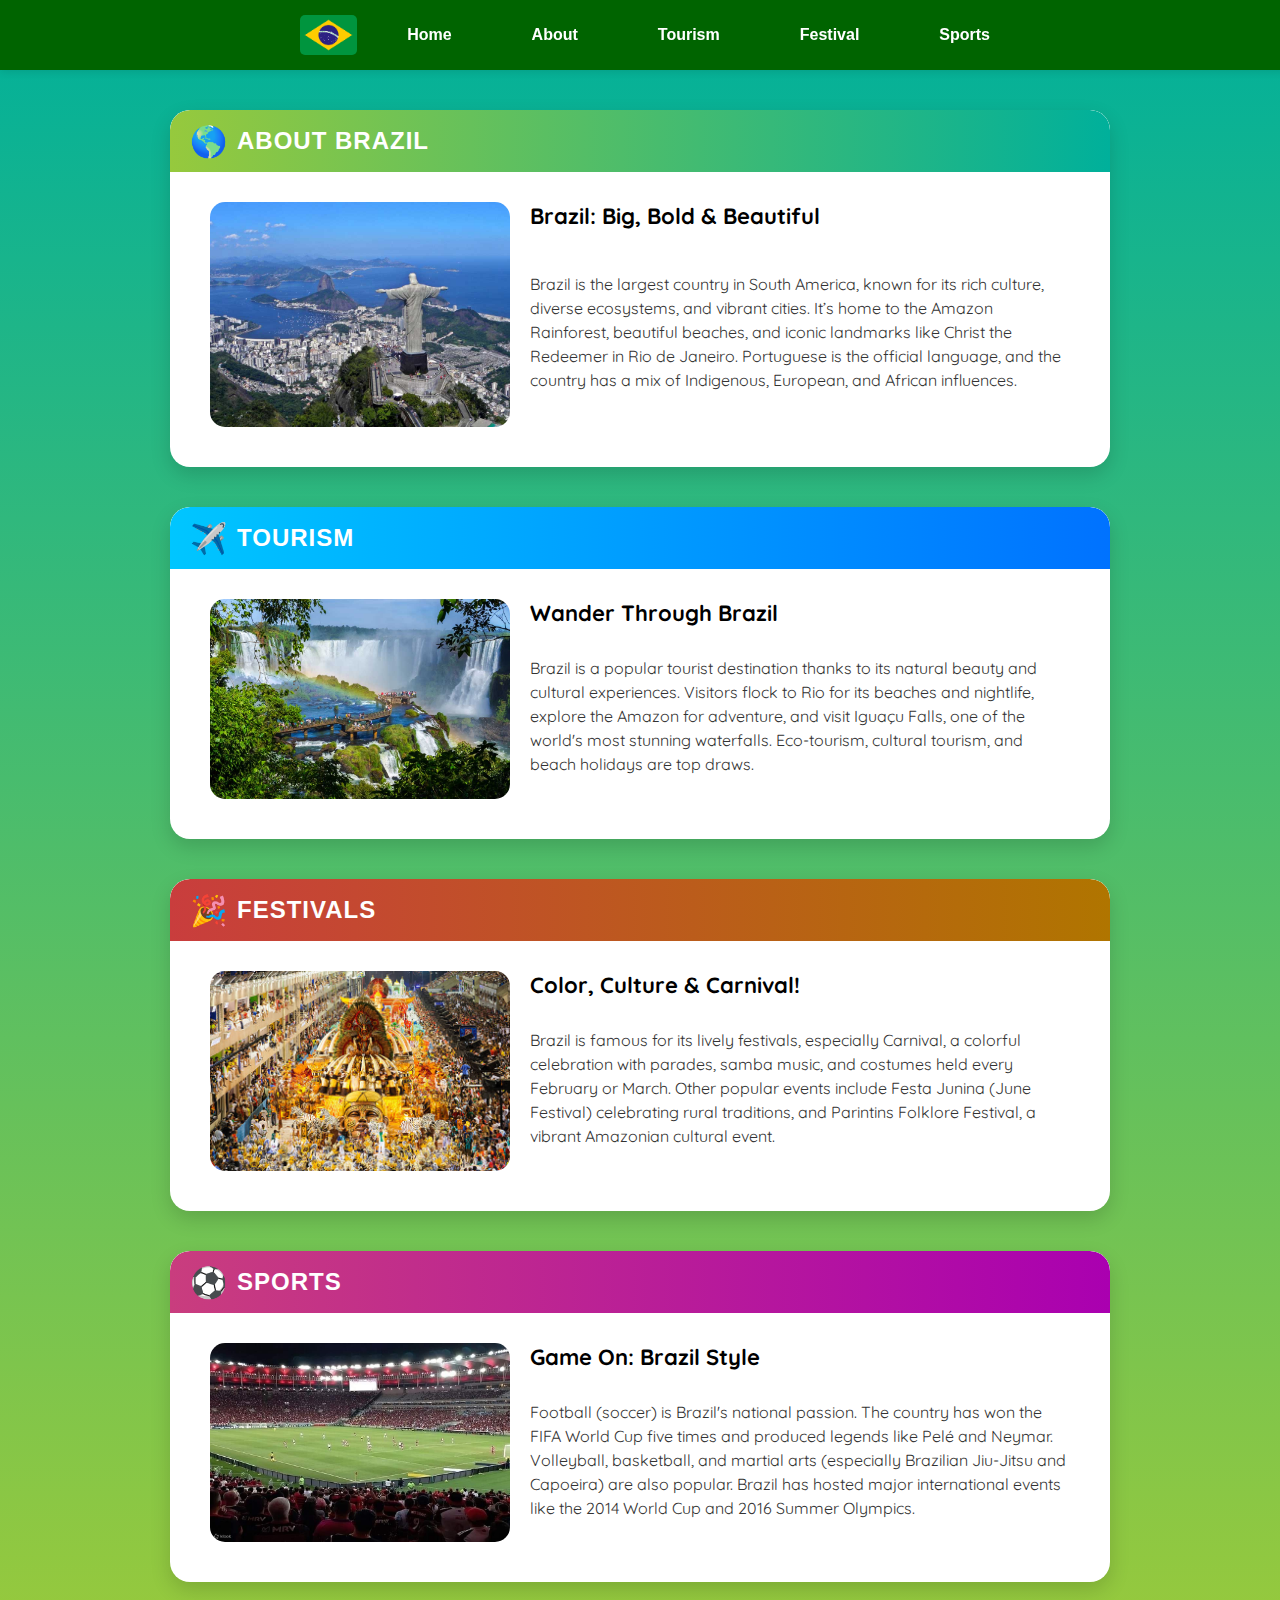
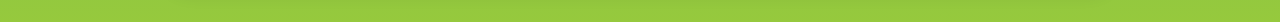
<file: index.html>
<!DOCTYPE html>
<html lang="en">
<head>
    <meta charset="UTF-8">
    <title>Home - Discover Brazil</title>
    <link rel="icon" type="image/png" href="images/Brazil_icon.png">
    <link href="https://fonts.googleapis.com/css2?family=Quicksand:wght@400;600&display=swap" rel="stylesheet">
    <link rel="stylesheet" href="style.css">
</head>
<body class="home">
    <nav>
        <div class="logo">
            <img src="images/brazil-flag.png" alt="Brazil Flag" class="logo-img">
        </div>
        <a href="index.html">Home</a>
        <a href="about.html">About</a>
        <a href="tourism.html">Tourism</a>
        <a href="festival.html">Festival</a>
        <a href="sports.html">Sports</a>
    </nav>

    <div class="fancy-card">
        <div class="fancy-card-header" style="background: linear-gradient(to right, #96c93d, #00b09b);">
            <div class="header-icon">🌎</div>
            <span>About Brazil</span>
        </div>
        <div class="fancy-card-content">
            <img src="images/about-brazil.jpg" alt="About Brazil">
            <div class="fancy-card-text">
                <h2>Brazil: Big, Bold & Beautiful</h2>
                <p>Brazil is the largest country in South America, known for its rich culture, diverse ecosystems, and vibrant cities. It’s home to the Amazon Rainforest, beautiful beaches, and iconic landmarks like Christ the Redeemer in Rio de Janeiro. Portuguese is the official language, and the country has a mix of Indigenous, European, and African influences.</p>
                <div class="card-footer">
                </div>
            </div>
        </div>
    </div>

    <div class="fancy-card">
        <div class="fancy-card-header" style="background: linear-gradient(to right, #00c6ff, #0072ff);">
            <div class="header-icon">✈️</div>
            <span>Tourism</span>
        </div>
        <div class="fancy-card-content">
            <img src="images/travel.jpg" alt="Travel Brazil">
            <div class="fancy-card-text">
                <h2>Wander Through Brazil</h2>
                <p>Brazil is a popular tourist destination thanks to its natural beauty and cultural experiences. Visitors flock to Rio for its beaches and nightlife, explore the Amazon for adventure, and visit Iguaçu Falls, one of the world's most stunning waterfalls. Eco-tourism, cultural tourism, and beach holidays are top draws.</p>
                <div class="card-footer">
                </div>
            </div>
        </div>
    </div>

    <div class="fancy-card">
      <div class="fancy-card-header" style="background: linear-gradient(to right, #c93d3d, #b07500);">
          <div class="header-icon">🎉</div>
          <span>Festivals</span>
      </div>
      <div class="fancy-card-content">
          <img src="images/parade.jpg" alt="Parade">
          <div class="fancy-card-text">
              <h2>Color, Culture & Carnival!</h2>
              <p>Brazil is famous for its lively festivals, especially Carnival, a colorful celebration with parades, samba music, and costumes held every February or March. Other popular events include Festa Junina (June Festival) celebrating rural traditions, and Parintins Folklore Festival, a vibrant Amazonian cultural event.</p>
              <div class="card-footer">
              </div>
          </div>
      </div>
  </div>

  <div class="fancy-card">
    <div class="fancy-card-header" style="background: linear-gradient(to right, #c93d7e, #aa00b0);">
        <div class="header-icon">⚽</div>
        <span>Sports</span>
    </div>
    <div class="fancy-card-content">
        <img src="images/sports.jpg" alt="sports">
        <div class="fancy-card-text">
            <h2>Game On: Brazil Style</h2>
            <p>Football (soccer) is Brazil's national passion. The country has won the FIFA World Cup five times and produced legends like Pelé and Neymar. Volleyball, basketball, and martial arts (especially Brazilian Jiu-Jitsu and Capoeira) are also popular. Brazil has hosted major international events like the 2014 World Cup and 2016 Summer Olympics.</p>
            <div class="card-footer">
            </div>
        </div>
    </div>
</div>
</body>
</html>
</file>
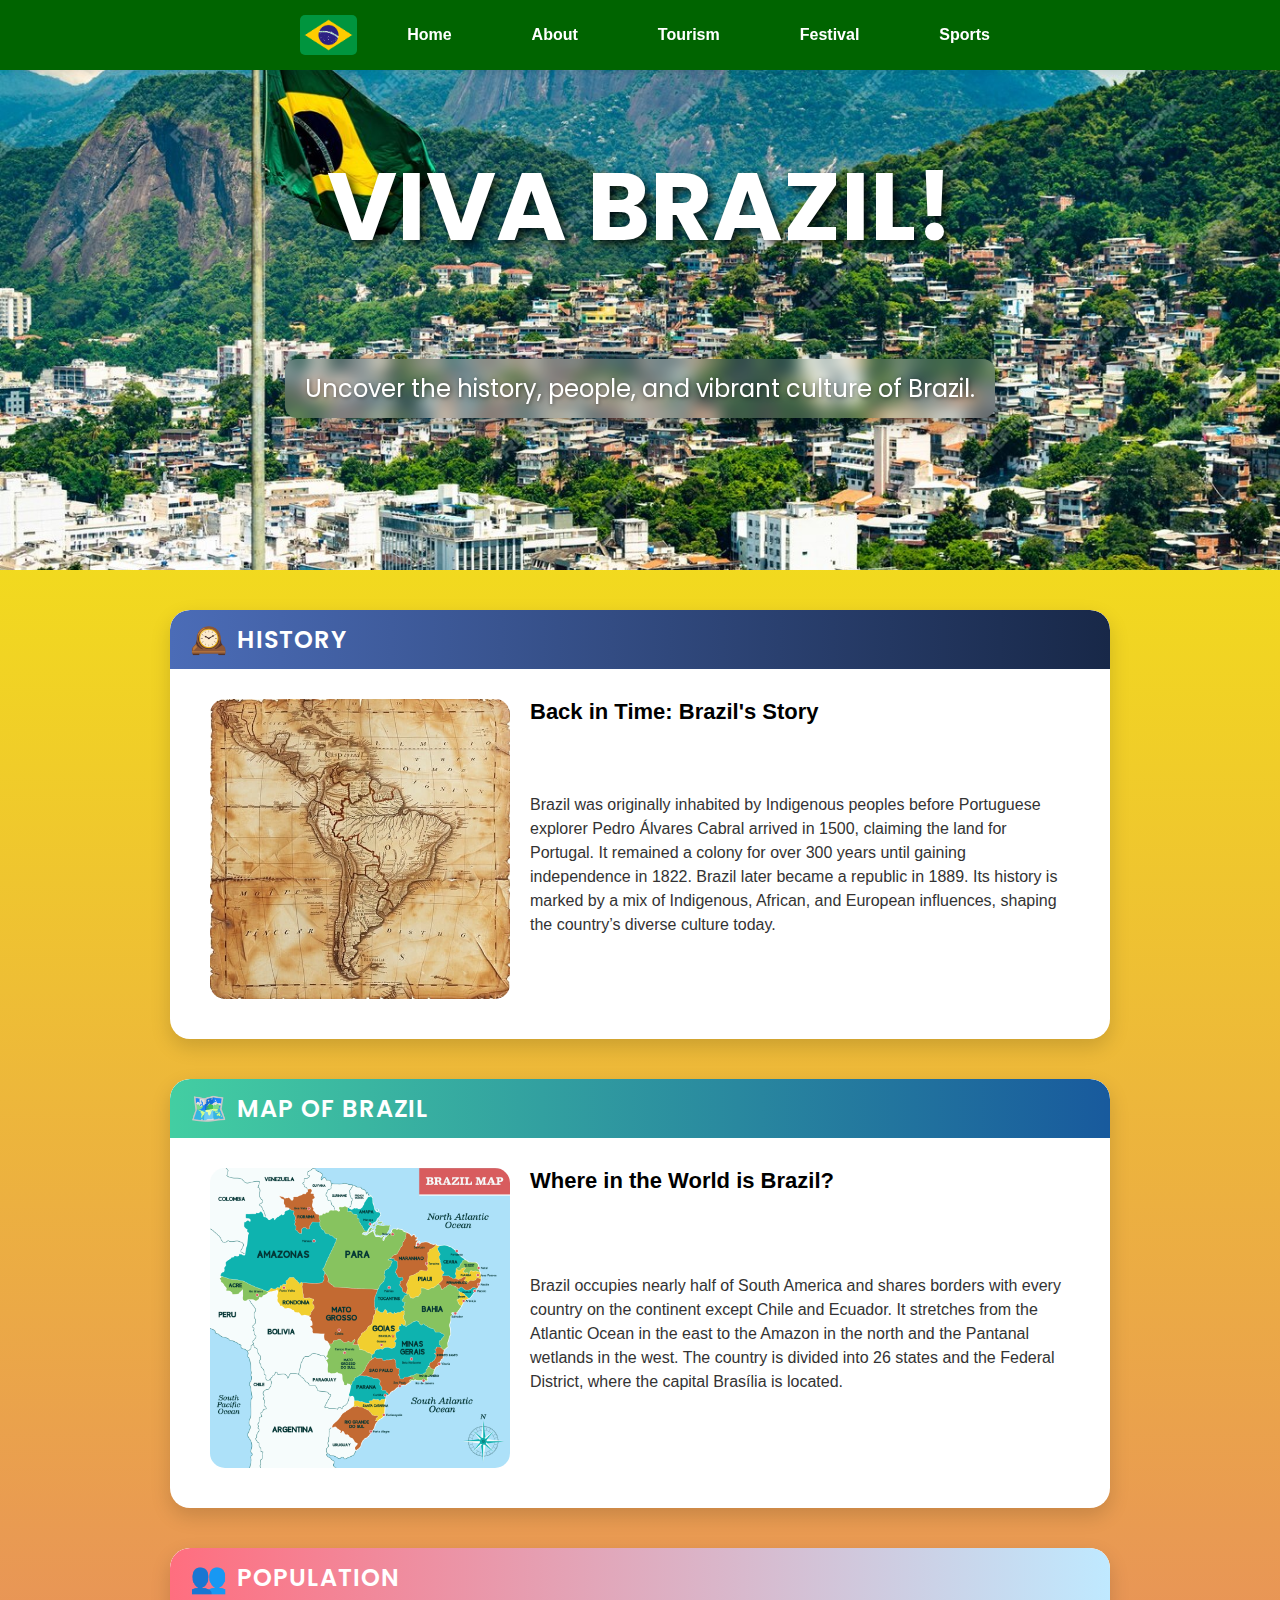
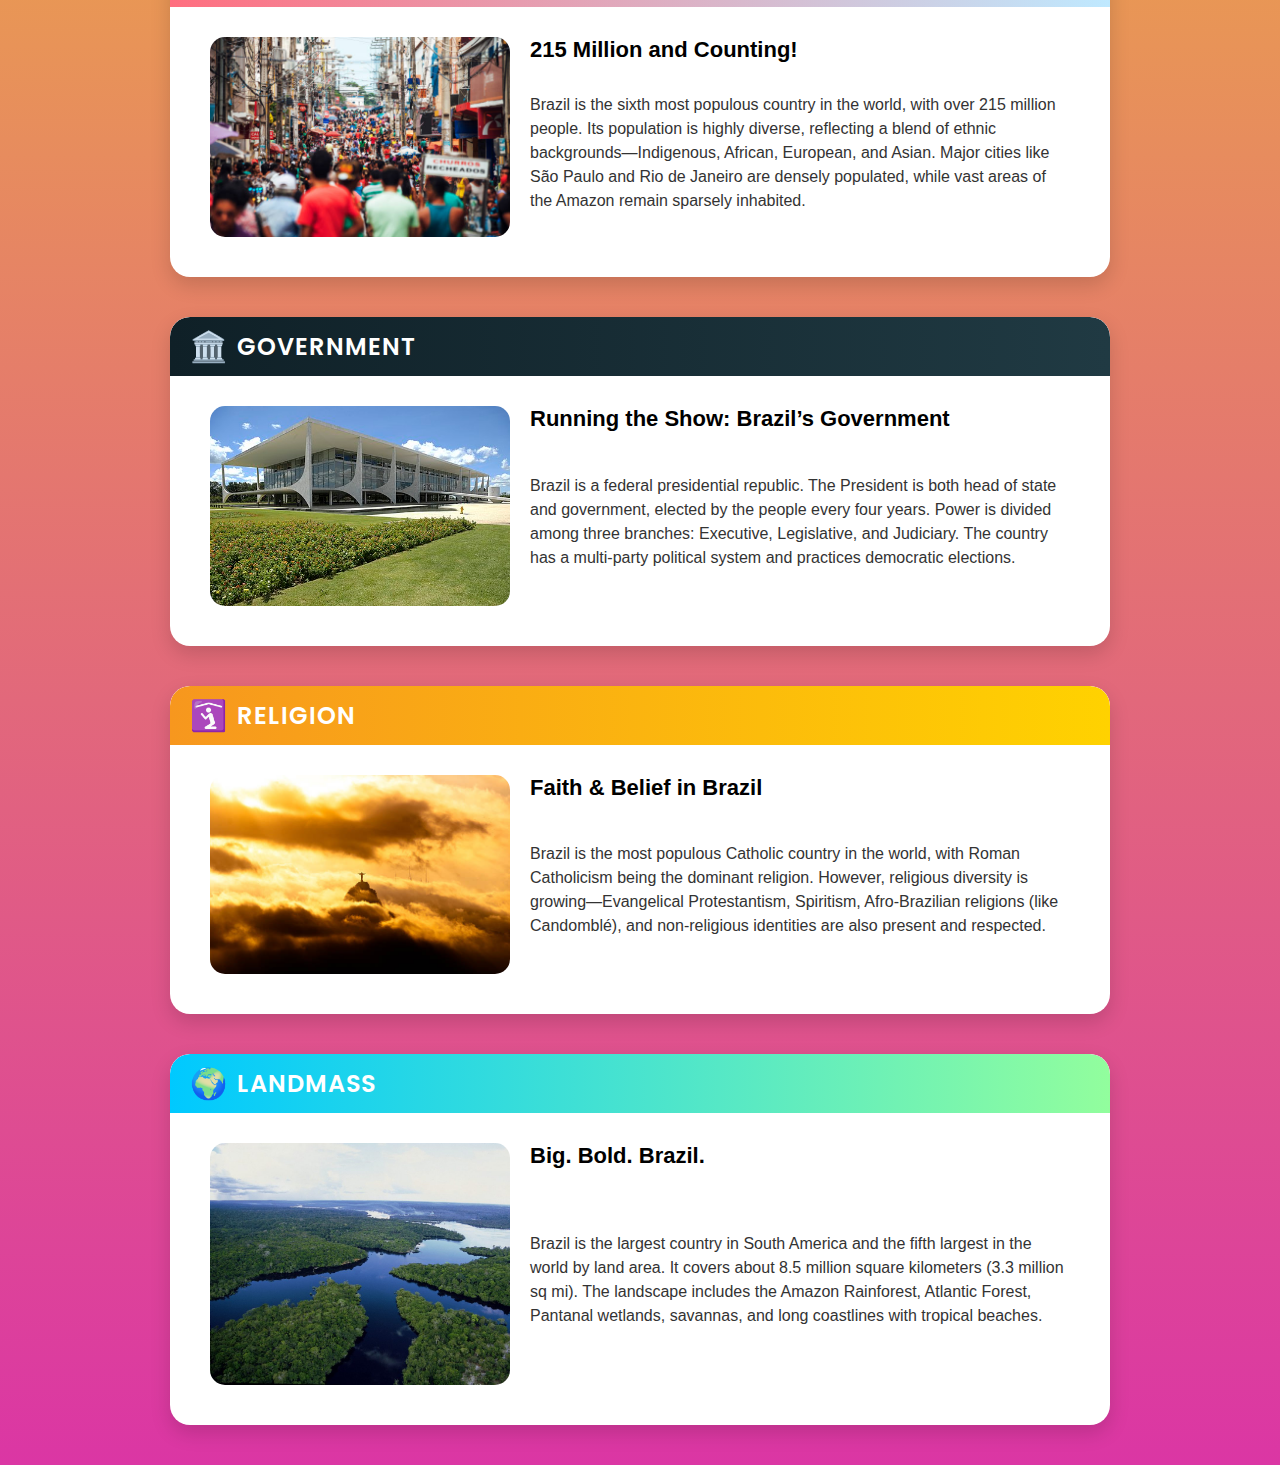
<file: about.html>
<!DOCTYPE html>
<html lang="en">
<head>
    <meta charset="UTF-8">
    <title>Home - Discover Brazil</title>
    <link rel="icon" type="image/png" href="images/Brazil_icon.png">
    <link href="https://fonts.googleapis.com/css2?family=Poppins:wght@400;600;700&display=swap" rel="stylesheet">
    <link rel="stylesheet" href="style.css">
</head>
<body class="about">
    <nav>
        <div class="logo">
            <img src="images/brazil-flag.png" alt="Brazil Flag" class="logo-img">
        </div>
        <a href="index.html">Home</a>
        <a href="about.html">About</a>
        <a href="tourism.html">Tourism</a>
        <a href="festival.html">Festival</a>
        <a href="sports.html">Sports</a>
    </nav>

    <div class="top-banner">
        <img src="images/about.jpg" alt="about">
        <div class="banner-text">
            <h1>VIVA BRAZIL!</h1>
            <div class="subheading-box-blur">
                <p class="banner-subtitle">Uncover the history, people, and vibrant culture of Brazil.</p>
            </div>
        </div>
    </div>

    <div class="fancy-card">
        <div class="fancy-card-header" style="background: linear-gradient(to right, #4b6cb7, #182848);">
            <div class="header-icon">🕰️</div>
            <span>HISTORY</span>
        </div>
        <div class="fancy-card-content">
            <img src="images/history.jpg" alt="history">
            <div class="fancy-card-text">
                <h2>Back in Time: Brazil's Story</h2>
                <p>Brazil was originally inhabited by Indigenous peoples before Portuguese explorer Pedro Álvares Cabral arrived in 1500, claiming the land for Portugal. It remained a colony for over 300 years until gaining independence in 1822. Brazil later became a republic in 1889. Its history is marked by a mix of Indigenous, African, and European influences, shaping the country’s diverse culture today.</p>
                <div class="card-footer">
                </div>
            </div>
        </div>
    </div>

    <div class="fancy-card">
        <div class="fancy-card-header" style="background: linear-gradient(to right, #43cea2, #185a9d);">
            <div class="header-icon">🗺️</div>
            <span>MAP OF BRAZIL</span>
        </div>
        <div class="fancy-card-content">
            <img src="images/map.jpg" alt="map">
            <div class="fancy-card-text">
                <h2>Where in the World is Brazil?</h2>
                <p>Brazil occupies nearly half of South America and shares borders with every country on the continent except Chile and Ecuador. It stretches from the Atlantic Ocean in the east to the Amazon in the north and the Pantanal wetlands in the west. The country is divided into 26 states and the Federal District, where the capital Brasília is located.</p>
                <div class="card-footer">
                </div>
            </div>
        </div>
    </div>

    <div class="fancy-card">
      <div class="fancy-card-header" style="background: linear-gradient(to right, #ff6e7f, #bfe9ff);">
          <div class="header-icon">👥</div>
          <span>POPULATION</span>
      </div>
      <div class="fancy-card-content">
          <img src="images/population.jpg" alt="population">
          <div class="fancy-card-text">
              <h2>215 Million and Counting!</h2>
              <p>Brazil is the sixth most populous country in the world, with over 215 million people. Its population is highly diverse, reflecting a blend of ethnic backgrounds—Indigenous, African, European, and Asian. Major cities like São Paulo and Rio de Janeiro are densely populated, while vast areas of the Amazon remain sparsely inhabited.</p>
              <div class="card-footer">
              </div>
          </div>
      </div>
  </div>

  <div class="fancy-card">
    <div class="fancy-card-header" style="background: linear-gradient(to right, #0f2027, #203a43);">
        <div class="header-icon">🏛️</div>
        <span>GOVERNMENT</span>
    </div>
    <div class="fancy-card-content">
        <img src="images/government.jpg" alt="government">
        <div class="fancy-card-text">
            <h2>Running the Show: Brazil’s Government</h2>
            <p>Brazil is a federal presidential republic. The President is both head of state and government, elected by the people every four years. Power is divided among three branches: Executive, Legislative, and Judiciary. The country has a multi-party political system and practices democratic elections.</p>
            <div class="card-footer">
            </div>
        </div>
    </div>
  </div>

  <div class="fancy-card">
    <div class="fancy-card-header" style="background: linear-gradient(to right, #f7971e, #ffd200);">
        <div class="header-icon">🛐</div>
        <span>RELIGION</span>
    </div>
    <div class="fancy-card-content">
        <img src="images/religion.jpg" alt="religion">
        <div class="fancy-card-text">
            <h2>Faith & Belief in Brazil</h2>
            <p>Brazil is the most populous Catholic country in the world, with Roman Catholicism being the dominant religion. However, religious diversity is growing—Evangelical Protestantism, Spiritism, Afro-Brazilian religions (like Candomblé), and non-religious identities are also present and respected.</p>
            <div class="card-footer">
            </div>
        </div>
    </div>
  </div>

  <div class="fancy-card">
    <div class="fancy-card-header" style="background: linear-gradient(to right, #00c9ff, #92fe9d);">
        <div class="header-icon">🌍</div>
        <span>LANDMASS</span>
    </div>
    <div class="fancy-card-content">
        <img src="images/landmass.jpg" alt="landmass">
        <div class="fancy-card-text">
            <h2>Big. Bold. Brazil.</h2>
            <p>Brazil is the largest country in South America and the fifth largest in the world by land area. It covers about 8.5 million square kilometers (3.3 million sq mi). The landscape includes the Amazon Rainforest, Atlantic Forest, Pantanal wetlands, savannas, and long coastlines with tropical beaches.</p>
            <div class="card-footer">
            </div>
        </div>
    </div>
  </div>
</body>
</html>
</file>
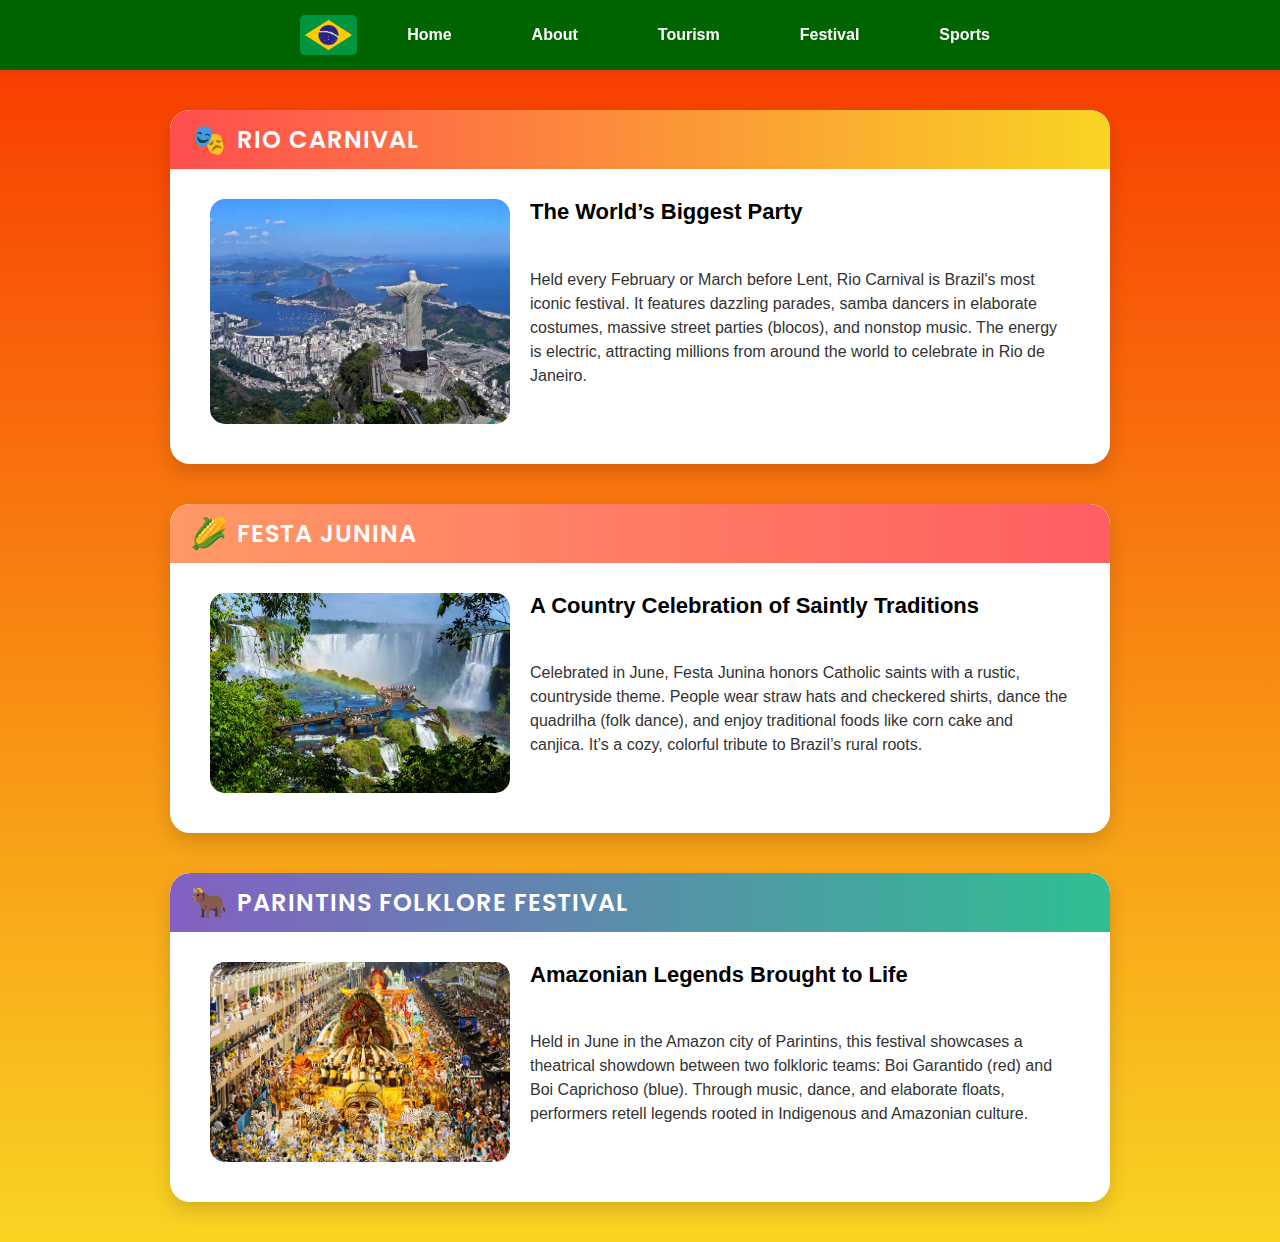
<file: festival.html>
<!DOCTYPE html>
<html lang="en">
<head>
    <meta charset="UTF-8">
    <title>Home - Discover Brazil</title>
    <link rel="icon" type="image/png" href="images/Brazil_icon.png">
    <link href="https://fonts.googleapis.com/css2?family=Poppins:wght@400;600;700&display=swap" rel="stylesheet">
    <link rel="stylesheet" href="style.css">
</head>
<body class="festival">
    <nav>
        <div class="logo">
            <img src="images/brazil-flag.png" alt="Brazil Flag" class="logo-img">
        </div>
        <a href="index.html">Home</a>
        <a href="about.html">About</a>
        <a href="tourism.html">Tourism</a>
        <a href="festival.html">Festival</a>
        <a href="sports.html">Sports</a>
    </nav>

    <div class="fancy-card">
        <div class="fancy-card-header" style="background: linear-gradient(to right, #ff4e50, #f9d423);">
            <div class="header-icon">🎭</div>
            <span>RIO CARNIVAL</span>
        </div>
        <div class="fancy-card-content">
            <img src="images/about-brazil.jpg" alt="About Brazil">
            <div class="fancy-card-text">
                <h2>The World’s Biggest Party</h2>
                <p>Held every February or March before Lent, Rio Carnival is Brazil's most iconic festival. It features dazzling parades, samba dancers in elaborate costumes, massive street parties (blocos), and nonstop music. The energy is electric, attracting millions from around the world to celebrate in Rio de Janeiro.</p>
                <div class="card-footer">
                </div>
            </div>
        </div>
    </div>

    <div class="fancy-card">
        <div class="fancy-card-header" style="background: linear-gradient(to right, #ff9966, #ff5e62);">
            <div class="header-icon">🌽</div>
            <span>FESTA JUNINA</span>
        </div>
        <div class="fancy-card-content">
            <img src="images/travel.jpg" alt="Travel Brazil">
            <div class="fancy-card-text">
                <h2>A Country Celebration of Saintly Traditions</h2>
                <p>Celebrated in June, Festa Junina honors Catholic saints with a rustic, countryside theme. People wear straw hats and checkered shirts, dance the quadrilha (folk dance), and enjoy traditional foods like corn cake and canjica. It’s a cozy, colorful tribute to Brazil’s rural roots.</p>
                <div class="card-footer">
                </div>
            </div>
        </div>
    </div>

    <div class="fancy-card">
      <div class="fancy-card-header" style="background: linear-gradient(to right, #8360c3, #2ebf91);">
          <div class="header-icon">🐂</div>
          <span>PARINTINS FOLKLORE FESTIVAL</span>
      </div>
      <div class="fancy-card-content">
          <img src="images/parade.jpg" alt="Parade">
          <div class="fancy-card-text">
              <h2>Amazonian Legends Brought to Life</h2>
              <p>Held in June in the Amazon city of Parintins, this festival showcases a theatrical showdown between two folkloric teams: Boi Garantido (red) and Boi Caprichoso (blue). Through music, dance, and elaborate floats, performers retell legends rooted in Indigenous and Amazonian culture.</p>
              <div class="card-footer">
              </div>
          </div>
      </div>
  </div>
</body>
</html>
</file>
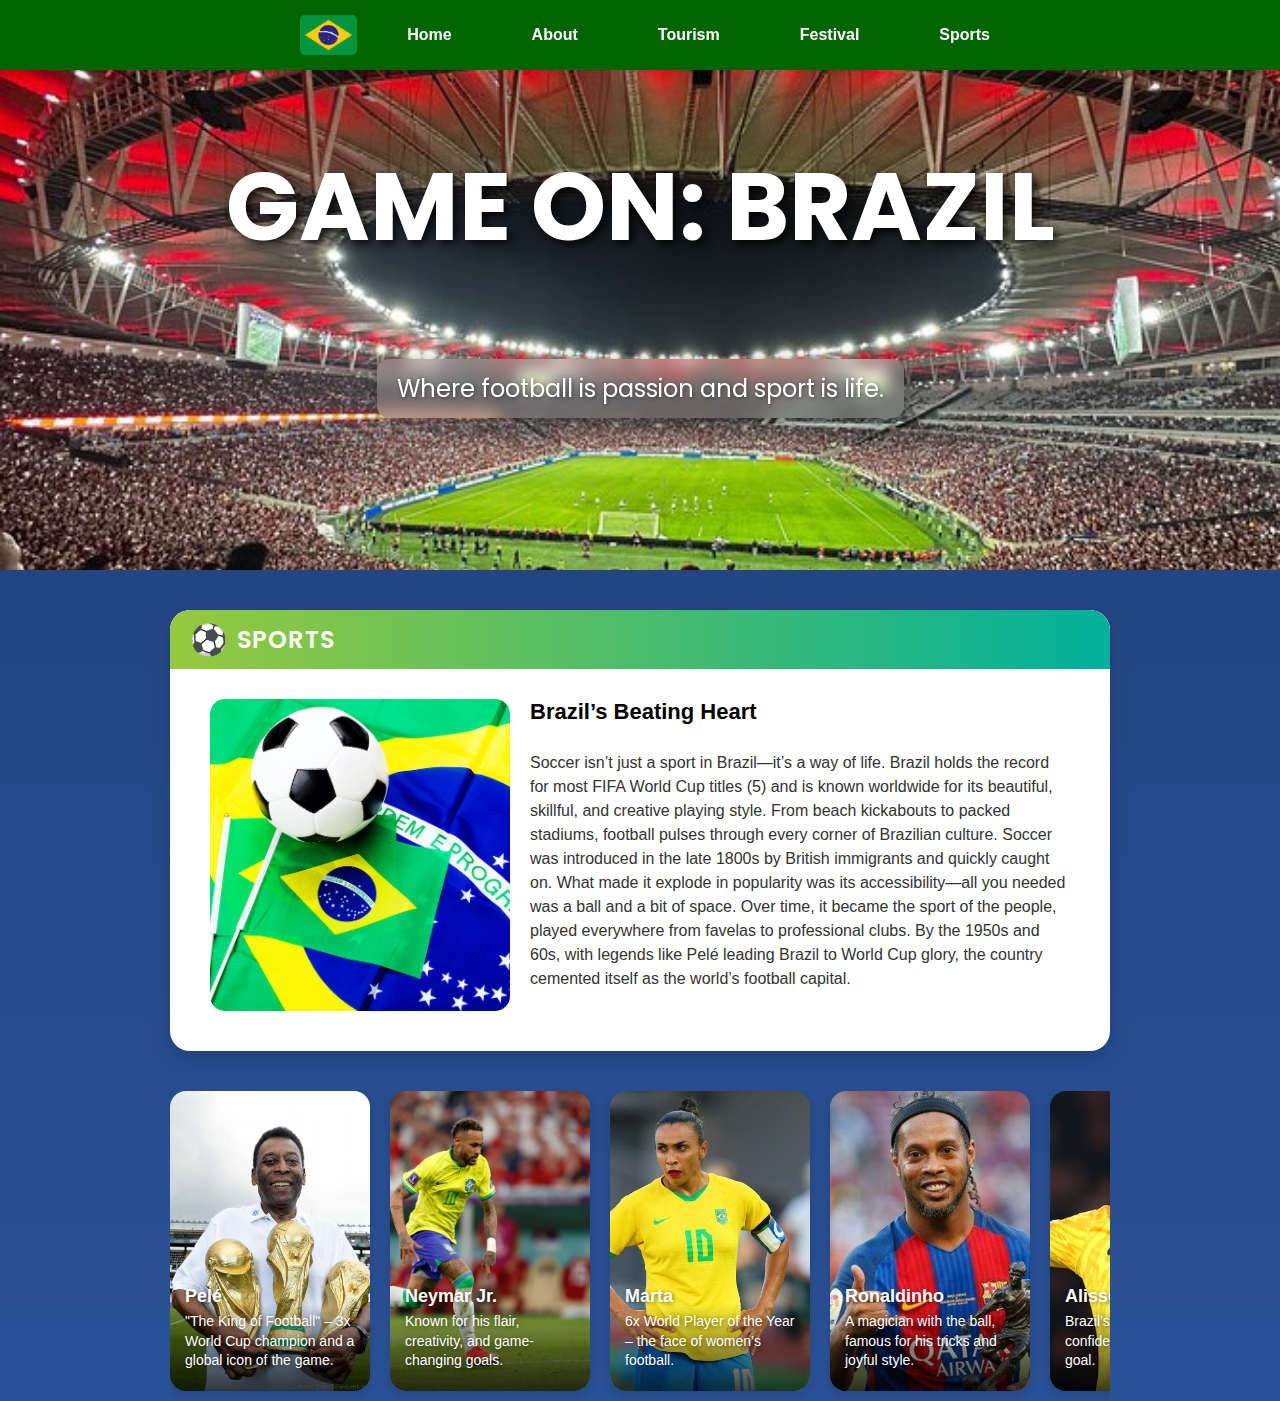
<file: sports.html>
<!DOCTYPE html>
<html lang="en">
<head>
    <meta charset="UTF-8">
    <title>Home - Discover Brazil</title>
    <link rel="icon" type="image/png" href="images/Brazil_icon.png">
    <link href="https://fonts.googleapis.com/css2?family=Poppins:wght@400;600;700&display=swap" rel="stylesheet">
    <link rel="stylesheet" href="style.css">
</head>
<body class="sports">
    <nav>
        <div class="logo">
            <img src="images/brazil-flag.png" alt="Brazil Flag" class="logo-img">
        </div>
        <a href="index.html">Home</a>
        <a href="about.html">About</a>
        <a href="tourism.html">Tourism</a>
        <a href="festival.html">Festival</a>
        <a href="sports.html">Sports</a>
    </nav>

  <div class="top-banner">
    <img src="images/sportsbg.jpg" alt="Brazil">
    <div class="banner-text">
        <h1>GAME ON: BRAZIL</h1>
        <div class="subheading-box-blur">
            <p class="banner-subtitle">Where football is passion and sport is life.</p>
        </div>
    </div>
</div>

    <div class="fancy-card">
      <div class="fancy-card-header" style="background: linear-gradient(to right, #96c93d, #00b09b);">
          <div class="header-icon">⚽</div>
          <span>Sports</span>
      </div>
      <div class="fancy-card-content">
          <img src="images/sportslogo.jpg" alt="sportslogo">
          <div class="fancy-card-text">
              <h2>Brazil’s Beating Heart</h2>
              <p>Soccer isn’t just a sport in Brazil—it’s a way of life. Brazil holds the record for most FIFA World Cup titles (5) and is known worldwide for its beautiful, skillful, and creative playing style. From beach kickabouts to packed stadiums, football pulses through every corner of Brazilian culture. Soccer was introduced in the late 1800s by British immigrants and quickly caught on. What made it explode in popularity was its accessibility—all you needed was a ball and a bit of space. Over time, it became the sport of the people, played everywhere from favelas to professional clubs. By the 1950s and 60s, with legends like Pelé leading Brazil to World Cup glory, the country cemented itself as the world’s football capital.</p>
              <div class="card-footer">
              </div>
          </div>
      </div>
  </div>
      <div class="player-scroller">
        <div class="player-card">
          <div class="player-img-wrapper">
            <img src="images/pele.jpg" alt="Pelé">
            <div class="player-info">
              <h3>Pelé</h3>
              <p>"The King of Football" – 3x World Cup champion and a global icon of the game.</p>
            </div>
          </div>
        </div>
        <div class="player-card">
          <div class="player-img-wrapper">
            <img src="images/Neymar.jpg" alt="Neymar">
            <div class="player-info">
              <h3>Neymar Jr.</h3>
              <p>Known for his flair, creativity, and game-changing goals.</p>
            </div>
          </div>
        </div>
        <div class="player-card">
          <div class="player-img-wrapper">
            <img src="images/Marta.pjg.jpg" alt="Marta">
            <div class="player-info">
              <h3>Marta</h3>
              <p>6x World Player of the Year – the face of women’s football.</p>
            </div>
          </div>
        </div>
        <div class="player-card">
          <div class="player-img-wrapper">
            <img src="images/Ronaldinho.jpg" alt="Ronaldinho">
            <div class="player-info">
              <h3>Ronaldinho</h3>
              <p>A magician with the ball, famous for his tricks and joyful style.</p>
            </div>
          </div>
        </div>
        <div class="player-card">
          <div class="player-img-wrapper">
            <img src="images/Alisson.jpg" alt="Alisson">
            <div class="player-info">
              <h3>Alisson Becker</h3>
              <p>Brazil’s brick wall – calm, confident, and clutch in goal.</p>
            </div>
          </div>
        </div>
        
      </div>
</body>
</html>
</file>
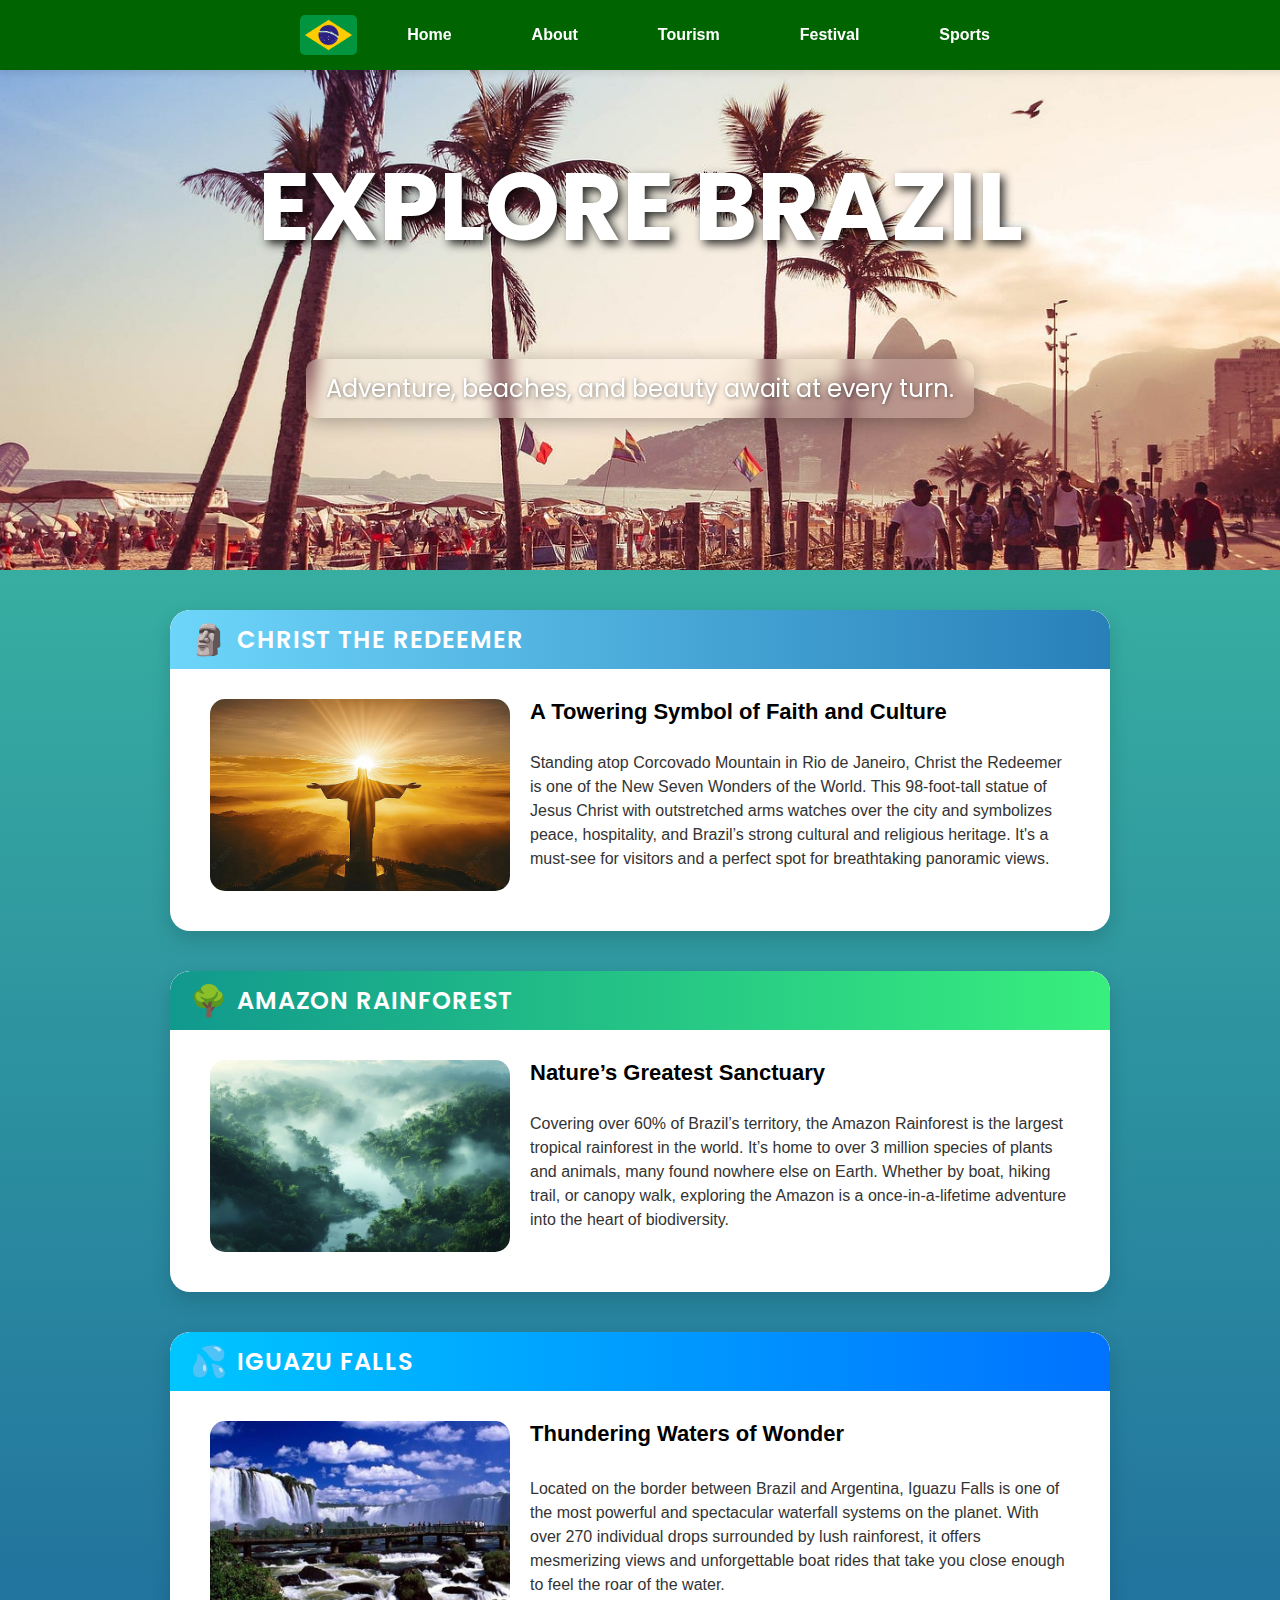
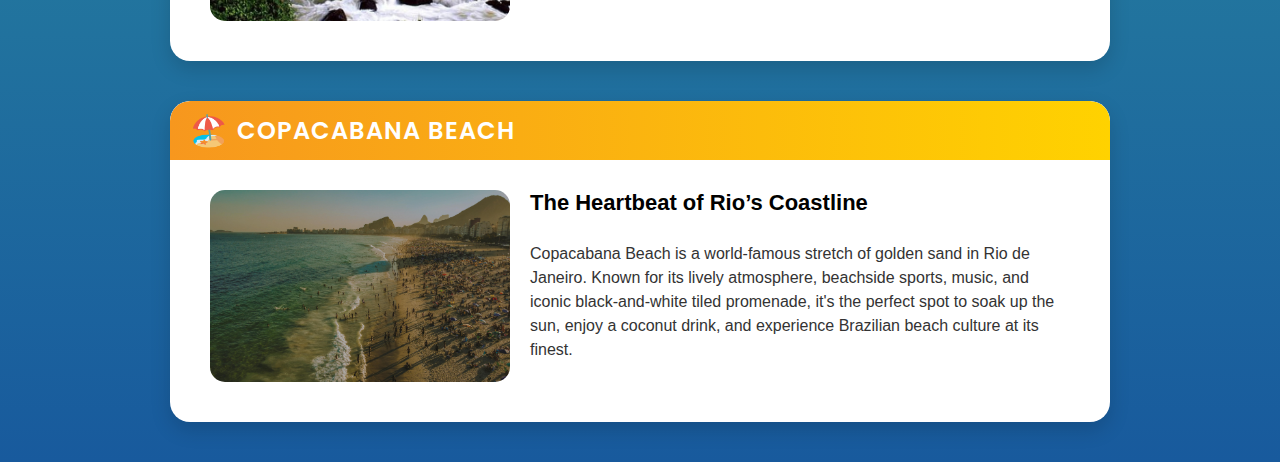
<file: tourism.html>
<!DOCTYPE html>
<html lang="en">
<head>
    <meta charset="UTF-8">
    <title>Home - Discover Brazil</title>
    <link rel="icon" type="image/png" href="images/Brazil_icon.png">
    <link href="https://fonts.googleapis.com/css2?family=Poppins:wght@400;600;700&display=swap" rel="stylesheet">
    <link rel="stylesheet" href="style.css">
</head>
<body class="tourism">
    <nav>
        <div class="logo">
            <img src="images/brazil-flag.png" alt="Brazil Flag" class="logo-img">
        </div>
        <a href="index.html">Home</a>
        <a href="about.html">About</a>
        <a href="tourism.html">Tourism</a>
        <a href="festival.html">Festival</a>
        <a href="sports.html">Sports</a>
    </nav>

    <div class="top-banner">
        <img src="images/tourism.jpg" alt="Brazil">
        <div class="banner-text">
            <h1>EXPLORE BRAZIL</h1>
            <div class="subheading-box-blur">
                <p class="banner-subtitle">Adventure, beaches, and beauty await at every turn.</p>
            </div>
        </div>
    </div>

    <div class="fancy-card">
        <div class="fancy-card-header" style="background: linear-gradient(to right, #6dd5fa, #2980b9);">
            <div class="header-icon">🗿</div>
            <span>CHRIST THE REDEEMER</span>
        </div>
        <div class="fancy-card-content">
            <img src="images/christ.jpg" alt="christ">
            <div class="fancy-card-text">
                <h2>A Towering Symbol of Faith and Culture</h2>
                <p>Standing atop Corcovado Mountain in Rio de Janeiro, Christ the Redeemer is one of the New Seven Wonders of the World. This 98-foot-tall statue of Jesus Christ with outstretched arms watches over the city and symbolizes peace, hospitality, and Brazil’s strong cultural and religious heritage. It's a must-see for visitors and a perfect spot for breathtaking panoramic views.</p>
                <div class="card-footer">
                </div>
            </div>
        </div>
    </div>

    <div class="fancy-card">
        <div class="fancy-card-header" style="background: linear-gradient(to right, #11998e, #38ef7d);">
            <div class="header-icon">🌳</div>
            <span>AMAZON RAINFOREST</span>
        </div>
        <div class="fancy-card-content">
            <img src="images/amazon.jpg" alt="amazon">
            <div class="fancy-card-text">
                <h2>Nature’s Greatest Sanctuary</h2>
                <p>Covering over 60% of Brazil’s territory, the Amazon Rainforest is the largest tropical rainforest in the world. It’s home to over 3 million species of plants and animals, many found nowhere else on Earth. Whether by boat, hiking trail, or canopy walk, exploring the Amazon is a once-in-a-lifetime adventure into the heart of biodiversity.</p>
                <div class="card-footer">
                </div>
            </div>
        </div>
    </div>

    <div class="fancy-card">
      <div class="fancy-card-header" style="background: linear-gradient(to right, #00c6ff, #0072ff);">
          <div class="header-icon">💦</div>
          <span>IGUAZU FALLS</span>
      </div>
      <div class="fancy-card-content">
          <img src="images/falls.jpg" alt="falls">
          <div class="fancy-card-text">
              <h2>Thundering Waters of Wonder</h2>
              <p>Located on the border between Brazil and Argentina, Iguazu Falls is one of the most powerful and spectacular waterfall systems on the planet. With over 270 individual drops surrounded by lush rainforest, it offers mesmerizing views and unforgettable boat rides that take you close enough to feel the roar of the water.</p>
              <div class="card-footer">
              </div>
          </div>
      </div>
  </div>

  <div class="fancy-card">
    <div class="fancy-card-header" style="background: linear-gradient(to right, #f7971e, #ffd200);">
        <div class="header-icon">🏖️</div>
        <span>COPACABANA BEACH</span>
    </div>
    <div class="fancy-card-content">
        <img src="images/beach.jpeg" alt="beach">
        <div class="fancy-card-text">
            <h2>The Heartbeat of Rio’s Coastline</h2>
            <p>Copacabana Beach is a world-famous stretch of golden sand in Rio de Janeiro. Known for its lively atmosphere, beachside sports, music, and iconic black-and-white tiled promenade, it's the perfect spot to soak up the sun, enjoy a coconut drink, and experience Brazilian beach culture at its finest.</p>
            <div class="card-footer">
            </div>
        </div>
    </div>
</div>
</body>
</html>
</file>
<file: style.css>
body {
    font-family: 'Quicksand', sans-serif;
    margin: 0;
    padding: 0;
    padding-top: 70px;
    background-size: cover;
    background-position: center;
    background-attachment: fixed;
    background-repeat: no-repeat;
}

body.home {
    background: linear-gradient(to bottom, #00b09b, #96c93d);
}

body.about {
    background: linear-gradient(to bottom, #f7ff00, #db36a4); 
}

body.tourism {
    background: linear-gradient(to bottom, #43cea2, #185a9d); 
}

body.festival {
    background: linear-gradient(to bottom, #f83600, #f9d423); 
}

body.sports {
    background: linear-gradient(to bottom, #1e3c72, #2a5298);
}

.top-banner {
    position: relative;
    width: 100%;
    height: 500px;
    overflow: hidden;
    z-index: 0;
}

.top-banner::before {
    content: "";
    position: absolute;
    inset: 0;
    background: rgba(0,0,0,0.6);
    z-index: 1;
}

.top-banner img {
    position: absolute;
    top: 0;
    left: 0;
    width: 100%;
    height: 100%;
    object-fit: cover;
    z-index: 1;
}

.banner-text {
    position: relative;
    z-index: 2;
    color: rgb(255, 255, 255);
    text-align: center;
    font-size: 48px;
    font-weight: bold;
    text-shadow: 4px 4px 10px rgba(0,0,0,0.8);
    font-family: 'Poppins', sans-serif;
}

.subheading-box-blur {
    display: inline-block;
    margin-top: 15px;
    padding: 12px 20px;
    border-radius: 12px;
    background: rgba(255, 255, 255, 0.15);
    backdrop-filter: blur(8px);
    -webkit-backdrop-filter: blur(8px);
    box-shadow: 0 4px 20px rgba(0, 0, 0, 0.3);
}

.banner-subtitle {
    font-size: 24px;
    font-weight: 400;
    color: white;
    margin: 0;
    text-shadow: 1px 1px 4px rgba(0, 0, 0, 0.5);
}

nav {
    position: fixed;
    top: 0;
    width: 100%;
    z-index: 1000;
    display: flex;
    justify-content: center;
    align-items: center;
    background-color: #006400;
    padding: 15px;
    gap: 20px;
    font-family: 'Arial', sans-serif;
    text-align: center;
    box-shadow: 0 2px 8px rgba(0, 0, 0, 0.1);
}

nav a {
    text-decoration: none;
    color: white;
    font-weight: bold;
    padding: 10px 15px;
    border-radius: 15px;
    margin: 0 15px;
    transition: background 0.3s;
}

nav a:hover {
    background-color: #00c3ff;
    color: white;
}

nav .logo {
    float: left;
    margin-left: 10px;
}

nav img.logo-img {
    height: 40px;
    vertical-align: middle;
    border-radius: 5px;
}

.fancy-card {
    padding: 20px;
    background: white;
    border-radius: 20px;
    box-shadow: 0 8px 20px rgba(0, 0, 0, 0.15);
    margin: 40px auto;
    overflow: hidden;
    width: 90%;
    max-width: 900px;
    font-family: 'Quicksand', sans-serif;
    transition: transform 0.4s ease, box-shadow 0.4s ease;
}

.fancy-card:hover {
    transform: scale(1.03);
    box-shadow: 0 16px 40px rgba(0, 0, 0, 0.25);
    z-index: 2;
}

.fancy-card-header {
    margin: -20px -20px 10px -20px;
    border-top-left-radius: 20px;
    border-top-right-radius: 20px;
    padding: 12px 20px;
    color: white;
    font-weight: bold;
    font-size: 40px;
    display: flex;
    align-items: center;
    gap: 10px;
}

.fancy-card-header span {
    font-family: 'Poppins', sans-serif;
    font-size: 24px;
    letter-spacing: 1px;
    font-weight: 600;
    text-transform: uppercase;
  }
  
.fancy-card-header .header-icon {
    font-size: 30px;
}

.fancy-card-content {
    display: flex;
    flex-direction: row;
    gap: 20px;
    padding: 20px;
    flex-wrap: wrap;
}

.fancy-card-content img {
    width: 100%;
    max-width: 300px;
    border-radius: 15px;
    object-fit: cover;
    flex-shrink: 0;
}

.fancy-card-text {
    flex: 1;
    display: flex;
    flex-direction: column;
    justify-content: space-between;
}

.fancy-card-text h2 {
    font-size: 22px;
    margin: 0 0 10px;
}

.fancy-card-text p {
    font-size: 16px;
    color: #333;
    line-height: 1.5;
    margin-bottom: 20px;
}

.btn {
    padding: 8px 16px;
    border: 2px solid #000;
    background: transparent;
    border-radius: 25px;
    cursor: pointer;
    font-weight: bold;
    transition: 0.3s;
}

.btn:hover {
    background: #000;
    color: white;
}

.card-footer {
    display: flex;
    align-items: center;
    justify-content: space-between;
}

.icons {
    font-size: 18px;
    display: flex;
    gap: 10px;
}

.sports-section {
    padding: 40px 5%;
    text-align: center;
}

.section-title {
    font-size: 28px;
    color: #006400;
    margin-bottom: 10px;
}

.section-description {
    font-size: 16px;
    max-width: 800px;
    margin: 0 auto 30px;
    line-height: 1.6;
    color: #444;
}

.player-scroller {
    display: flex;
    gap: 20px;
    overflow-x: auto;
    padding-bottom: 10px;
    scroll-snap-type: x mandatory;
    max-width: 900px;
    margin: 0 auto;
    padding-left: 20px;
    padding-right: 20px;
}

.player-card {
    min-width: 200px;
    aspect-ratio: 2 / 3;
    border-radius: 16px;
    overflow: hidden;
    position: relative;
    scroll-snap-align: start;
    box-shadow: 0 4px 12px rgba(0,0,0,0.15);
    transition: transform 0.3s;
}
.player-card:hover {
    transform: translateY(-5px);
}

.player-img-wrapper {
    width: 100%;
    height: 100%;
    position: relative;
}

.player-card img {
    width: 100%;
    height: 100%;
    object-fit: cover;
    display: block;
}

.player-info {
    position: absolute;
    bottom: 0;
    width: 100%;
    padding: 20px 15px;
    background: linear-gradient(to top, rgba(0, 0, 0, 0.75), transparent 70%);
    color: white;
    text-shadow: 1px 1px 4px rgba(0,0,0,0.5);
    box-sizing: border-box;
}


.player-info h3 {
    margin: 0 0 5px;
    font-size: 18px;
}


.player-info p {
    margin: 0;
    font-size: 14px;
    line-height: 1.4;
}
</file>
